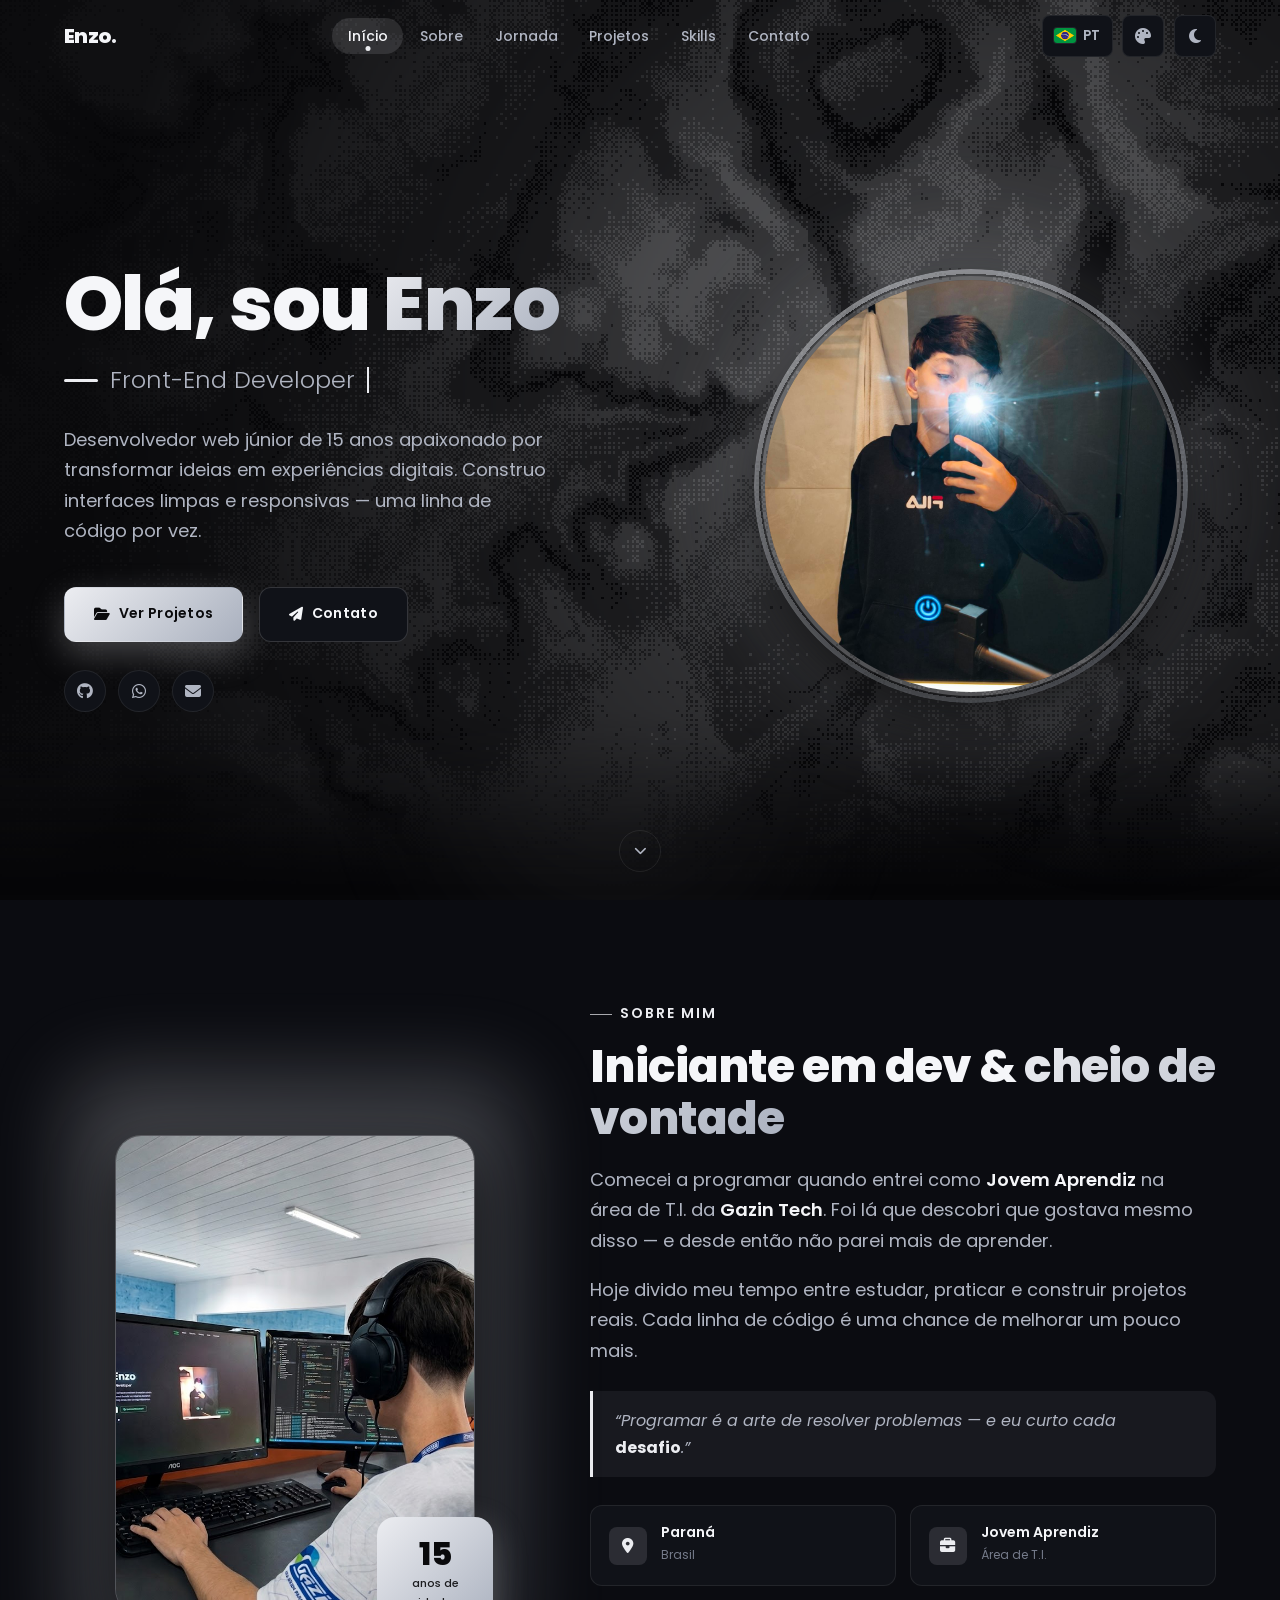
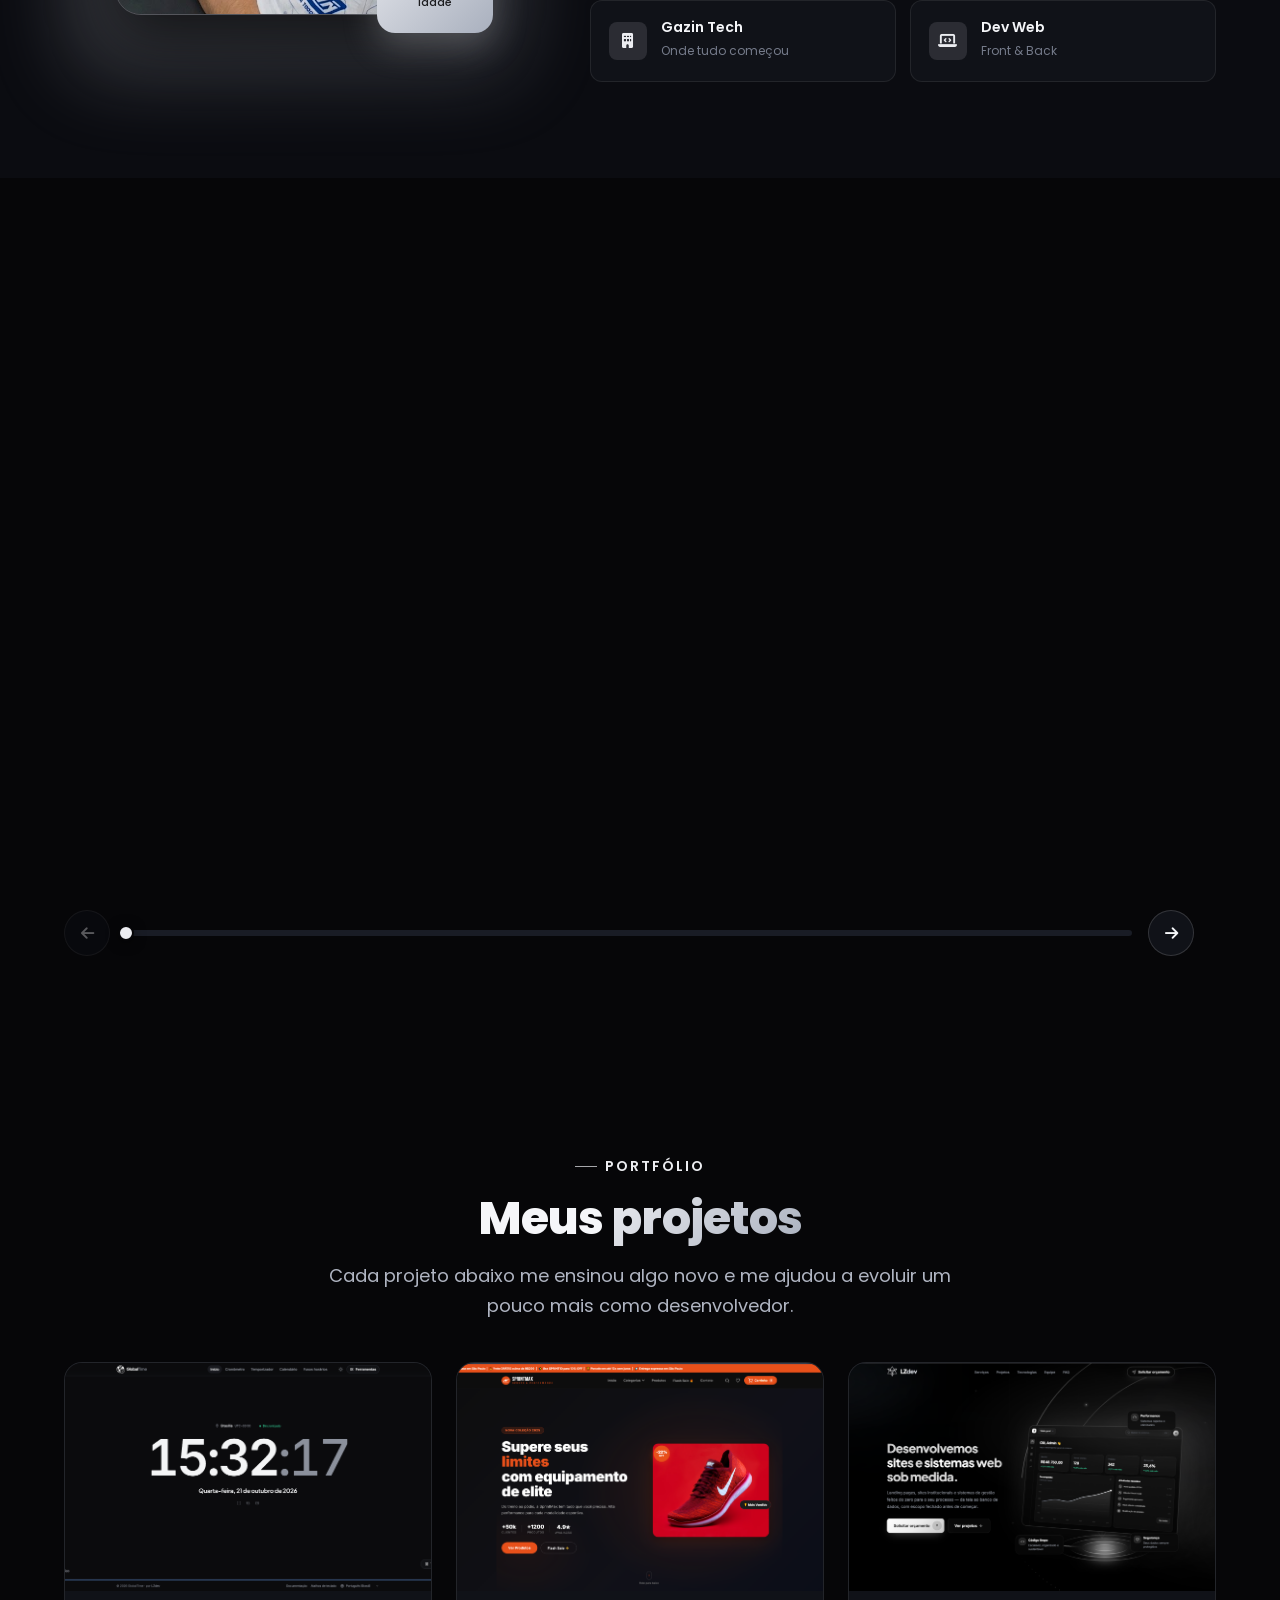
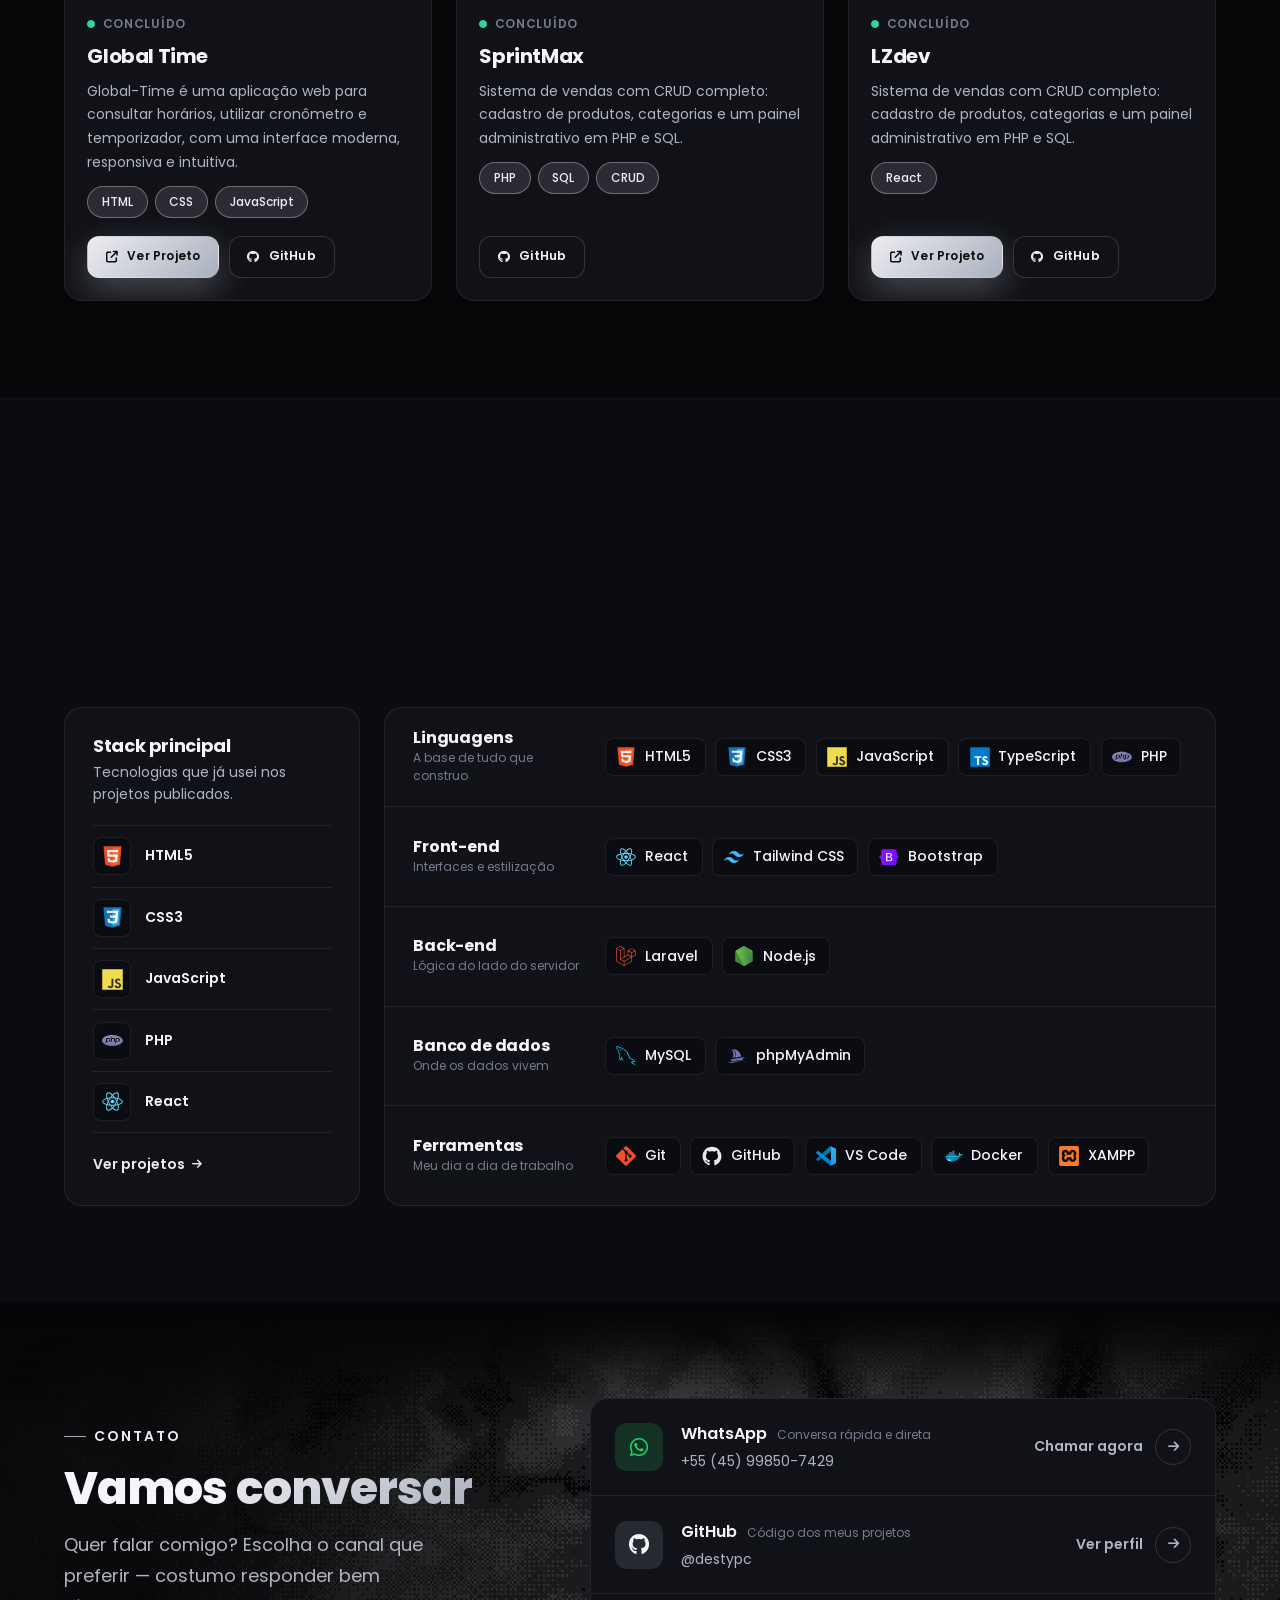
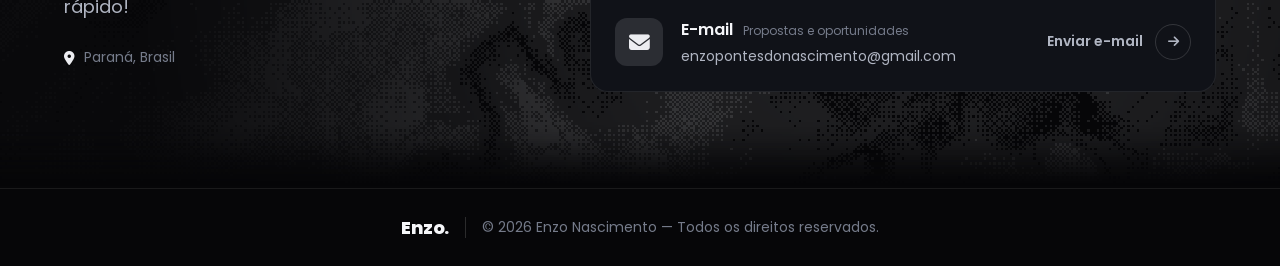
<file: index.html>
<!doctype html>
<html lang="pt-BR" data-theme="dark" data-accent="mono">
  <head>
    <meta charset="UTF-8" />
    <meta name="viewport" content="width=device-width, initial-scale=1.0" />

    <!-- ── SEO ─────────────────────────────────────── -->
    <title>Enzo Nascimento — Desenvolvedor Web Front-End & Back-End</title>
    <meta
      name="description"
      content="Portfólio de Enzo Nascimento, desenvolvedor web júnior. Crio interfaces modernas e responsivas com HTML, CSS, JavaScript, PHP e SQL."
    />
    <meta
      name="keywords"
      content="Enzo Nascimento, desenvolvedor web, front-end, back-end, portfólio, HTML, CSS, JavaScript, PHP, SQL, MySQL, programador júnior"
    />
    <meta name="author" content="Enzo Nascimento" />
    <meta name="theme-color" content="#060608" />
    <link rel="canonical" href="https://destypc.github.io/Projeto-Portfolio/" />

    <meta property="og:type" content="website" />
    <meta property="og:locale" content="pt_BR" />
    <meta property="og:title" content="Enzo Nascimento — Desenvolvedor Web" />
    <meta
      property="og:description"
      content="Portfólio de Enzo Nascimento, desenvolvedor web júnior. Interfaces modernas com HTML, CSS, JavaScript, PHP e SQL."
    />
    <meta property="og:image" content="assets/images/enzo-home.jpg" />
    <meta name="twitter:card" content="summary_large_image" />

    <!-- ── Prevenção de FOUC: aplica tema salvo antes da pintura ── -->
    <script>
      (function () {
        try {
          const root = document.documentElement;
          const theme = localStorage.getItem("theme");
          const accent = localStorage.getItem("accent");
          const lang = localStorage.getItem("lang");
          if (theme) root.setAttribute("data-theme", theme);
          if (accent) root.setAttribute("data-accent", accent);
          if (lang) {
            const locales = { pt: "pt-BR", en: "en", es: "es" };
            if (locales[lang]) root.setAttribute("lang", locales[lang]);
          }
          // Trava o scroll enquanto a tela de carregamento aparece.
          root.classList.add("is-loading");
        } catch (_) {}
      })();
    </script>

    <!-- ── Fontes ──────────────────────────────────── -->
    <link rel="preconnect" href="https://fonts.googleapis.com" />
    <link rel="preconnect" href="https://fonts.gstatic.com" crossorigin />
    <link
      href="https://fonts.googleapis.com/css2?family=Poppins:wght@300;400;500;600;700;800&display=swap"
      rel="stylesheet"
    />

    <!-- ── Ícones (Font Awesome) ───────────────────── -->
    <link
      rel="stylesheet"
      href="https://cdnjs.cloudflare.com/ajax/libs/font-awesome/6.5.0/css/all.min.css"
    />

    <!-- ── Estilos ─────────────────────────────────── -->
    <link rel="stylesheet" href="assets/css/variables.css" />
    <link rel="stylesheet" href="assets/css/style.css" />
    <link rel="stylesheet" href="assets/css/responsive.css" />

    <!-- ── Favicon ─────────────────────────────────── -->
    <link
      rel="icon"
      type="image/svg+xml"
      href="data:image/svg+xml,%3Csvg xmlns='http://www.w3.org/2000/svg' viewBox='0 0 32 32'%3E%3Crect width='32' height='32' rx='7' fill='%23060608'/%3E%3Ctext x='8' y='24' font-family='Arial Black,sans-serif' font-size='22' font-weight='900' fill='%23ffffff'%3EE%3C/text%3E%3Ccircle cx='25' cy='22' r='3.5' fill='%23a9b0be'/%3E%3C/svg%3E"
    />
  </head>
  <body>
    <!-- Tela de carregamento (preloader) -->
    <div
      class="preloader"
      id="preloader"
      role="status"
      aria-label="Carregando"
      data-i18n-aria="preloader.aria"
    >
      <div class="preloader__inner">
        <span class="preloader__logo">Enzo<span>.</span></span>
        <span class="preloader__bar" aria-hidden="true">
          <span class="preloader__bar-fill"></span>
        </span>
      </div>
    </div>

    <!-- Fundo ambiente vivo (orbs desfocados + grade sutil) -->
    <div class="bg-ambient" aria-hidden="true">
      <span class="bg-orb bg-orb--1"></span>
      <span class="bg-orb bg-orb--2"></span>
      <span class="bg-orb bg-orb--3"></span>
    </div>

    <!-- Barra de progresso de leitura -->
    <div class="scroll-progress" id="scrollProgress" aria-hidden="true"></div>

    <!-- Link de acessibilidade: pular para o conteúdo -->
    <a href="#home" class="skip-link" data-i18n="skip">Pular para o conteúdo</a>

    <div data-include="components/navbar.html"></div>

    <main>
      <div data-include="sections/hero.html"></div>

      <div data-include="sections/sobre.html"></div>

      <div data-include="sections/jornada.html"></div>

      <div data-include="sections/projetos.html"></div>

      <div data-include="sections/skills.html"></div>

      <div data-include="sections/contato.html"></div>
    </main>

    <div data-include="components/footer.html"></div>

    <!-- Botão flutuante: voltar ao topo -->
    <button
      type="button"
      class="scroll-top"
      id="scrollTop"
      data-tooltip="Voltar ao topo"
      aria-label="Voltar ao topo"
    >
      <i class="fas fa-arrow-up" aria-hidden="true"></i>
    </button>

    <!-- ── Scripts (módulos ES) ────────────────────── -->
    <script type="module" src="assets/js/main.js"></script>
  </body>
</html>
</file>
<file: assets/css/variables.css>
/* ======================================================
   ENZO — PORTFOLIO · Design System (Design Tokens)
   Arquivo: assets/css/variables.css
   ------------------------------------------------------
   Identidade: monocromática premium — preto profundo,
   cinza escuro, branco e detalhes claros. Alto contraste,
   minimalismo e sofisticação.

   Tokens em 3 camadas:
   1. Estruturais  — independentes de tema (raio, espaço, fonte)
   2. Cor de destaque (accent) — trocável e adaptável ao tema
   3. Tema          — cores que mudam entre claro/escuro

   Cores derivadas usam color-mix() para não repetir rgba
   fixos por cor (DRY): ao trocar o accent, tudo se ajusta.
   ====================================================== */

:root {
  /* ── Tipografia ─────────────────────────────────── */
  --font-sans: "Poppins", system-ui, -apple-system, sans-serif;
  --font-mono: ui-monospace, "Cascadia Code", "Fira Code", monospace;

  --fs-xs: 0.75rem;
  --fs-sm: 0.875rem;
  --fs-base: 1rem;
  --fs-lg: 1.125rem;
  --fs-xl: 1.25rem;
  --fs-2xl: 1.5rem;
  --fs-3xl: 2rem;
  --fs-4xl: clamp(2rem, 1.4rem + 2.6vw, 2.85rem);
  --fs-5xl: clamp(2.5rem, 1.6rem + 4vw, 3.5rem);
  --fs-6xl: clamp(2.85rem, 1.6rem + 5.4vw, 4.75rem);

  /* ── Espaçamento ────────────────────────────────── */
  --space-xs: 0.5rem;
  --space-sm: 1rem;
  --space-md: 1.5rem;
  --space-lg: 2.5rem;
  --space-xl: 4rem;

  /* ── Raio de borda ──────────────────────────────── */
  --r-sm: 8px;
  --r-md: 12px;
  --r-lg: 18px;
  --r-xl: 26px;
  --r-full: 999px;

  /* ── Transições / easing ────────────────────────── */
  --t-fast: 0.15s ease;
  --t-base: 0.3s ease;
  --t-slow: 0.55s ease;
  --ease-out: cubic-bezier(0.16, 1, 0.3, 1);
  --ease-spring: cubic-bezier(0.34, 1.56, 0.64, 1);

  /* ── Layout ─────────────────────────────────────── */
  --nav-h: 72px;
  --max-w: 1200px;
  --section-py: clamp(3.5rem, 1.5rem + 6vw, 6rem);

  --z-nav: 1000;
  --z-float: 900;
}

/* ──────────────────────────────────────────────────
   COR DE DESTAQUE (accent) — trocável pelo usuário
   O padrão "mono" é adaptável ao tema: claro no escuro,
   escuro no claro — a essência do visual monocromático.
────────────────────────────────────────────────── */
:root,
[data-accent="mono"] {
  --accent: #ecedf1;
  --accent-2: #a9b0be;
  --accent-contrast: #0a0a0c;
}
[data-theme="light"][data-accent="mono"] {
  --accent: #16181f;
  --accent-2: #3c4250;
  --accent-contrast: #ffffff;
}

/* Acentos coloridos opcionais (contraste sempre branco) */
[data-accent="indigo"] {
  --accent: #6366f1;
  --accent-2: #8b5cf6;
  --accent-contrast: #ffffff;
}
[data-accent="violet"] {
  --accent: #8b5cf6;
  --accent-2: #d946ef;
  --accent-contrast: #ffffff;
}
[data-accent="cyan"] {
  --accent: #22d3ee;
  --accent-2: #38bdf8;
  --accent-contrast: #04141a;
}
[data-accent="emerald"] {
  --accent: #10b981;
  --accent-2: #34d399;
  --accent-contrast: #04140e;
}
[data-accent="amber"] {
  --accent: #f59e0b;
  --accent-2: #fbbf24;
  --accent-contrast: #1a1204;
}
[data-accent="rose"] {
  --accent: #f43f5e;
  --accent-2: #fb7185;
  --accent-contrast: #ffffff;
}
[data-accent="sky"] {
  --accent: #3b82f6;
  --accent-2: #60a5fa;
  --accent-contrast: #ffffff;
}

/* Tokens derivados do accent — válidos em qualquer tema/cor */
:root {
  --accent-grad: linear-gradient(135deg, var(--accent) 0%, var(--accent-2) 100%);
  --accent-soft: color-mix(in srgb, var(--accent) 12%, transparent);
  --accent-softer: color-mix(in srgb, var(--accent) 6%, transparent);
  --accent-border: color-mix(in srgb, var(--accent) 34%, transparent);
  --accent-glow: color-mix(in srgb, var(--accent) 26%, transparent);

  /* Cores semânticas de status (usadas nos cards de projeto) */
  --ok: #34d399; /* concluído */
  --learn: #fbbf24; /* em andamento */
}

/* ──────────────────────────────────────────────────
   TEMA ESCURO (padrão) — preto profundo, alto contraste
────────────────────────────────────────────────── */
:root,
[data-theme="dark"] {
  color-scheme: dark;

  --bg: #060608;
  --bg-alt: #0b0c11;
  --surface: #101218;
  --surface-2: #191c25;

  --text: #f5f6f9;
  --text-2: #b0b5c2;
  --text-muted: #757b8a;

  --border: color-mix(in srgb, #ffffff 8%, transparent);
  --border-strong: color-mix(in srgb, #ffffff 15%, transparent);

  --shadow-sm: 0 2px 12px rgba(0, 0, 0, 0.5);
  --shadow-md: 0 10px 34px rgba(0, 0, 0, 0.55);
  --shadow-lg: 0 24px 60px rgba(0, 0, 0, 0.65);
  --shadow-accent: 0 12px 34px var(--accent-glow);

  --nav-bg: color-mix(in srgb, var(--bg) 72%, transparent);
  --surface-glass: color-mix(in srgb, var(--surface) 78%, transparent);
  --input-bg: color-mix(in srgb, #ffffff 4%, transparent);

  /* Intensidade do fundo ambiente */
  --ambient-opacity: 0.6;
}

/* ──────────────────────────────────────────────────
   TEMA CLARO — cinza claro, branco, detalhes escuros
────────────────────────────────────────────────── */
[data-theme="light"] {
  color-scheme: light;

  --bg: #f5f6fa;
  --bg-alt: #eceef4;
  --surface: #ffffff;
  --surface-2: #f1f2f8;

  --text: #12141b;
  --text-2: #3d4250;
  --text-muted: #6a707e;

  --border: color-mix(in srgb, #0a0b12 10%, transparent);
  --border-strong: color-mix(in srgb, #0a0b12 18%, transparent);

  --shadow-sm: 0 2px 12px rgba(20, 22, 31, 0.08);
  --shadow-md: 0 12px 34px rgba(20, 22, 31, 0.12);
  --shadow-lg: 0 24px 56px rgba(20, 22, 31, 0.16);
  --shadow-accent: 0 12px 34px var(--accent-glow);

  --nav-bg: color-mix(in srgb, var(--bg) 70%, transparent);
  --surface-glass: color-mix(in srgb, var(--surface) 82%, transparent);
  --input-bg: color-mix(in srgb, #0a0b12 3%, transparent);

  --ambient-opacity: 0.5;
}
</file>
<file: assets/css/style.css>
/* ======================================================
   ENZO — PORTFOLIO · Estilos principais
   Arquivo: assets/css/style.css
   Depende de: variables.css (tokens)

   Índice
   1. Reset & base
   2. Fundo ambiente (vivo) + camadas de profundidade
   3. Utilitários compartilhados (botões, tags, etc.)
   4. Efeitos globais (spotlight, tilt)
   5. Barra de progresso de scroll
   6. Navbar (glassmorphism)
   7. Hero
   8. Sobre
   9. Jornada (carrossel)
   10. Projetos
   11. Skills (stack principal + categorias)
   12. Contato
   13. Footer
   14. Voltar ao topo
   15. Scroll reveal
   16. Keyframes
   17. View Transitions (troca de tema)
   18. prefers-reduced-motion
   ====================================================== */

/* ─────────────────────────────────────────────────────
   1. RESET & BASE
───────────────────────────────────────────────────── */
*,
*::before,
*::after {
  box-sizing: border-box;
  margin: 0;
  padding: 0;
}

html {
  scroll-behavior: smooth;
  scroll-padding-top: calc(var(--nav-h) + 1rem);
  -webkit-text-size-adjust: 100%;
  overflow-x: hidden;
}

body {
  font-family: var(--font-sans);
  font-size: var(--fs-base);
  line-height: 1.7;
  color: var(--text);
  background: var(--bg);
  overflow-x: hidden;
  -webkit-font-smoothing: antialiased;
  -moz-osx-font-smoothing: grayscale;
  transition: color var(--t-base);
}

img {
  display: block;
  max-width: 100%;
  height: auto;
}

a {
  color: inherit;
  text-decoration: none;
}

ul,
ol {
  list-style: none;
}

button {
  cursor: pointer;
  border: none;
  background: none;
  color: inherit;
  font: inherit;
}

h1,
h2,
h3 {
  line-height: 1.15;
  letter-spacing: -0.02em;
}

code {
  font-family: var(--font-mono);
  font-size: 0.9em;
  color: var(--accent);
}

:focus-visible {
  outline: 2px solid var(--accent);
  outline-offset: 3px;
  border-radius: 4px;
}

/* Scrollbar discreta e elegante */
::-webkit-scrollbar {
  width: 10px;
}
::-webkit-scrollbar-track {
  background: var(--bg);
}
::-webkit-scrollbar-thumb {
  background: var(--border-strong);
  border: 3px solid var(--bg);
  border-radius: var(--r-full);
}
::-webkit-scrollbar-thumb:hover {
  background: var(--accent);
}
* {
  scrollbar-width: thin;
  scrollbar-color: var(--border-strong) var(--bg);
}
::selection {
  background: color-mix(in srgb, var(--accent) 35%, transparent);
  color: var(--text);
}

/* Trava o scroll enquanto a tela de carregamento está visível */
html.is-loading,
html.is-loading body {
  overflow: hidden;
}

/* ─────────────────────────────────────────────────────
   1b. TELA DE CARREGAMENTO (preloader)
   Cobre a página no boot e sai com um fade suave. Usa as
   cores do tema salvo (aplicado antes da pintura no <head>).
───────────────────────────────────────────────────── */
.preloader {
  position: fixed;
  inset: 0;
  z-index: 4000;
  display: grid;
  place-items: center;
  background: var(--bg);
  transition: opacity 0.6s var(--ease-out), visibility 0.6s var(--ease-out);
}
.preloader.is-done {
  opacity: 0;
  visibility: hidden;
  pointer-events: none;
}
.preloader__inner {
  display: flex;
  flex-direction: column;
  align-items: center;
  gap: 1.5rem;
}
.preloader__logo {
  font-size: clamp(2.1rem, 6vw, 3rem);
  font-weight: 800;
  letter-spacing: -0.03em;
  color: var(--text);
  animation: preloadPulse 1.5s ease-in-out infinite;
}
.preloader__logo span {
  color: var(--accent);
}
.preloader__bar {
  position: relative;
  width: 190px;
  max-width: 60vw;
  height: 3px;
  border-radius: var(--r-full);
  background: var(--border-strong);
  overflow: hidden;
}
.preloader__bar-fill {
  position: absolute;
  top: 0;
  left: 0;
  height: 100%;
  width: 40%;
  border-radius: inherit;
  background: var(--accent-grad);
  animation: preloadSlide 1.1s var(--ease-out) infinite;
}
@keyframes preloadSlide {
  0% {
    transform: translateX(-130%);
  }
  100% {
    transform: translateX(340%);
  }
}
@keyframes preloadPulse {
  0%,
  100% {
    opacity: 1;
  }
  50% {
    opacity: 0.5;
  }
}

/* ─────────────────────────────────────────────────────
   2. FUNDO AMBIENTE (vivo) + PROFUNDIDADE
   Camada fixa atrás de tudo: orbs desfocados que derivam
   lentamente, textura de grão e uma grade sutil. Só usa
   transform/opacity — leve e sem repaint pesado.
───────────────────────────────────────────────────── */
.bg-ambient {
  position: fixed;
  inset: 0;
  z-index: 0;
  pointer-events: none;
  overflow: hidden;
  opacity: var(--ambient-opacity);
}
/* Grade sutil de profundidade */
.bg-ambient::before {
  content: "";
  position: absolute;
  inset: 0;
  background-image:
    linear-gradient(color-mix(in srgb, var(--text) 4%, transparent) 1px, transparent 1px),
    linear-gradient(90deg, color-mix(in srgb, var(--text) 4%, transparent) 1px, transparent 1px);
  background-size: 64px 64px;
  mask-image: radial-gradient(circle at 50% 30%, #000 0%, transparent 75%);
  -webkit-mask-image: radial-gradient(circle at 50% 30%, #000 0%, transparent 75%);
  opacity: 0.5;
}
.bg-orb {
  position: absolute;
  border-radius: 50%;
  filter: blur(80px);
  opacity: 0.55;
  will-change: transform;
}
.bg-orb--1 {
  top: -8%;
  left: -6%;
  width: 42vw;
  height: 42vw;
  background: radial-gradient(circle, var(--accent) 0%, transparent 68%);
  opacity: 0.28;
  animation: orbDrift1 22s ease-in-out infinite;
}
.bg-orb--2 {
  top: 30%;
  right: -12%;
  width: 46vw;
  height: 46vw;
  background: radial-gradient(circle, var(--accent-2) 0%, transparent 68%);
  opacity: 0.22;
  animation: orbDrift2 28s ease-in-out infinite;
}
.bg-orb--3 {
  bottom: -14%;
  left: 28%;
  width: 40vw;
  height: 40vw;
  background: radial-gradient(circle, var(--accent) 0%, transparent 70%);
  opacity: 0.16;
  animation: orbDrift3 32s ease-in-out infinite;
}

/* Todo o conteúdo fica acima do fundo ambiente */
.navbar,
main,
.footer,
.scroll-top {
  position: relative;
  z-index: 1;
}

/* ─────────────────────────────────────────────────────
   3. UTILITÁRIOS COMPARTILHADOS
───────────────────────────────────────────────────── */
.container {
  width: 100%;
  max-width: var(--max-w);
  margin-inline: auto;
  padding-inline: 1.5rem;
}

.section {
  padding-block: var(--section-py);
  position: relative;
}

.section__header {
  text-align: center;
  max-width: 660px;
  margin: 0 auto var(--space-lg);
}

.section__title {
  font-size: var(--fs-4xl);
  font-weight: 800;
}
.section__title span {
  background: var(--accent-grad);
  -webkit-background-clip: text;
  background-clip: text;
  color: transparent;
}

.section__subtitle {
  margin-top: 1rem;
  font-size: var(--fs-lg);
  color: var(--text-2);
}

.eyebrow {
  display: inline-flex;
  align-items: center;
  gap: 0.5rem;
  font-size: var(--fs-sm);
  font-weight: 600;
  text-transform: uppercase;
  letter-spacing: 0.14em;
  color: var(--accent);
  margin-bottom: 0.85rem;
}
.eyebrow::before {
  content: "";
  width: 22px;
  height: 1.5px;
  background: var(--accent);
  opacity: 0.7;
}

/* Skip link (acessibilidade) */
.skip-link {
  position: fixed;
  top: -60px;
  left: 1rem;
  z-index: 2000;
  padding: 0.6rem 1rem;
  background: var(--accent);
  color: var(--accent-contrast);
  border-radius: var(--r-sm);
  font-weight: 600;
  transition: top var(--t-base);
}
.skip-link:focus {
  top: 1rem;
}

/* ── Botões ─────────────────────────────────────── */
.btn {
  position: relative;
  display: inline-flex;
  align-items: center;
  justify-content: center;
  gap: 0.55rem;
  padding: 0.9rem 1.8rem;
  border-radius: var(--r-md);
  font-size: var(--fs-sm);
  font-weight: 600;
  letter-spacing: 0.02em;
  border: 1.5px solid transparent;
  overflow: hidden;
  isolation: isolate;
  transition: transform var(--t-base), box-shadow var(--t-base),
    background var(--t-base), border-color var(--t-base), color var(--t-base);
}
/* Brilho que varre o botão no hover (microinteração premium) */
.btn::before {
  content: "";
  position: absolute;
  inset: 0;
  z-index: -1;
  background: linear-gradient(
    120deg,
    transparent 20%,
    color-mix(in srgb, var(--accent-contrast) 32%, transparent) 50%,
    transparent 80%
  );
  transform: translateX(-120%);
  transition: transform 0.6s var(--ease-out);
}
.btn:hover {
  transform: translateY(-3px);
}
.btn:hover::before {
  transform: translateX(120%);
}
.btn:active {
  transform: translateY(-1px) scale(0.98);
}
.btn--sm {
  padding: 0.62rem 1.1rem;
  font-size: var(--fs-xs);
}
/* Botão inerte (placeholder "Em breve") */
.btn.is-disabled {
  background: var(--surface-2);
  color: var(--text-muted);
  border-color: var(--border);
  cursor: default;
  pointer-events: none;
}
.btn.is-disabled::before {
  display: none;
}
.btn--primary {
  background: var(--accent-grad);
  color: var(--accent-contrast);
  box-shadow: var(--shadow-accent);
}
.btn--primary:hover {
  box-shadow: 0 16px 44px var(--accent-glow);
}
.btn--ghost {
  background: var(--surface);
  color: var(--text);
  border-color: var(--border-strong);
}
.btn--ghost::before {
  background: linear-gradient(
    120deg,
    transparent 20%,
    var(--accent-soft) 50%,
    transparent 80%
  );
}
.btn--ghost:hover {
  border-color: var(--accent);
  color: var(--accent);
}

/* ── Tags ───────────────────────────────────────── */
.tag-list {
  display: flex;
  flex-wrap: wrap;
  gap: 0.45rem;
}
.tag {
  padding: 0.3rem 0.85rem;
  background: var(--accent-soft);
  color: var(--accent);
  border: 1px solid var(--accent-border);
  border-radius: var(--r-full);
  font-size: var(--fs-xs);
  font-weight: 500;
  transition: transform var(--t-fast), background var(--t-fast);
}
.tag:hover {
  transform: translateY(-2px);
  background: color-mix(in srgb, var(--accent) 20%, transparent);
}

/* ── Social links ───────────────────────────────── */
.social-link {
  display: inline-flex;
  align-items: center;
  justify-content: center;
  width: 42px;
  height: 42px;
  border-radius: 50%;
  border: 1px solid var(--border);
  background: var(--surface);
  color: var(--text-2);
  font-size: 1rem;
  transition: transform var(--t-base), color var(--t-base),
    border-color var(--t-base), background var(--t-base),
    box-shadow var(--t-base);
}
.social-link:hover {
  transform: translateY(-4px);
  color: var(--accent);
  border-color: var(--accent);
  background: var(--accent-soft);
  box-shadow: 0 8px 22px var(--accent-glow);
}

/* ── Ícone-botão (tema / paleta) ────────────────── */
.icon-btn {
  display: inline-flex;
  align-items: center;
  justify-content: center;
  width: 42px;
  height: 42px;
  border-radius: var(--r-sm);
  border: 1px solid var(--border);
  background: var(--surface);
  color: var(--text-2);
  font-size: 1rem;
  transition: color var(--t-base), border-color var(--t-base),
    transform var(--t-fast), background var(--t-base);
}
.icon-btn:hover {
  color: var(--accent);
  border-color: var(--accent);
  background: var(--accent-soft);
}
.icon-btn:active {
  transform: scale(0.9);
}
/* Ícone do tema gira suavemente ao trocar */
#themeBtn i {
  transition: transform var(--t-slow) var(--ease-spring);
}
#themeBtn:hover i {
  transform: rotate(-25deg);
}

/* ── Tooltips (data-tooltip) ────────────────────── */
[data-tooltip] {
  position: relative;
}
[data-tooltip]::after {
  content: attr(data-tooltip);
  position: absolute;
  bottom: calc(100% + 8px);
  left: 50%;
  transform: translateX(-50%) translateY(4px);
  padding: 0.35rem 0.65rem;
  background: var(--surface-2);
  color: var(--text);
  border: 1px solid var(--border);
  border-radius: var(--r-sm);
  font-size: var(--fs-xs);
  font-weight: 500;
  white-space: nowrap;
  box-shadow: var(--shadow-sm);
  opacity: 0;
  pointer-events: none;
  transition: opacity var(--t-fast), transform var(--t-fast);
  z-index: 50;
}
[data-tooltip]:hover::after,
[data-tooltip]:focus-visible::after {
  opacity: 1;
  transform: translateX(-50%) translateY(0);
}
.navbar__actions [data-tooltip]::after {
  bottom: auto;
  top: calc(100% + 8px);
  transform: translateX(-50%) translateY(-4px);
}
.navbar__actions [data-tooltip]:hover::after,
.navbar__actions [data-tooltip]:focus-visible::after {
  transform: translateX(-50%) translateY(0);
}

/* ─────────────────────────────────────────────────────
   4. EFEITOS GLOBAIS
───────────────────────────────────────────────────── */

/* ── Spotlight nos cards (segue o mouse) ─────────────
   O JS escreve --mx/--my (px) e adiciona .is-hovering. */
.spotlight {
  position: relative;
}
.spotlight::after {
  content: "";
  position: absolute;
  inset: 0;
  z-index: 1;
  border-radius: inherit;
  background: radial-gradient(
    240px circle at var(--mx, 50%) var(--my, 50%),
    var(--accent-soft),
    transparent 60%
  );
  opacity: 0;
  pointer-events: none;
  transition: opacity var(--t-base);
}
.spotlight.is-hovering::after {
  opacity: 1;
}
/* Garante que o conteúdo do card fique acima do spotlight */
.spotlight > * {
  position: relative;
  z-index: 2;
}

/* ── Inclinação 3D suave em cards (data-tilt) ────────
   O JS escreve o transform inline durante o hover; ao
   sair, o inline é limpo e o card volta com transição. */
[data-tilt] {
  transform-style: preserve-3d;
  transition: transform var(--t-base), box-shadow var(--t-base),
    border-color var(--t-base);
}
@media (hover: none) {
  [data-tilt] {
    transform: none !important;
  }
}

/* ─────────────────────────────────────────────────────
   5. BARRA DE PROGRESSO DE SCROLL
───────────────────────────────────────────────────── */
.scroll-progress {
  position: fixed;
  top: 0;
  left: 0;
  height: 3px;
  width: 0;
  background: var(--accent-grad);
  z-index: calc(var(--z-nav) + 1);
  transition: width 0.1s linear;
}

/* ─────────────────────────────────────────────────────
   6. NAVBAR (glassmorphism)
───────────────────────────────────────────────────── */
.navbar {
  position: fixed;
  inset: 0 0 auto 0;
  z-index: var(--z-nav);
  height: var(--nav-h);
  background: transparent;
  border-bottom: 1px solid transparent;
  transition: background var(--t-base), border-color var(--t-base),
    box-shadow var(--t-base), backdrop-filter var(--t-base);
}
.navbar.is-scrolled {
  background: var(--nav-bg);
  backdrop-filter: blur(18px) saturate(150%);
  -webkit-backdrop-filter: blur(18px) saturate(150%);
  border-bottom-color: var(--border);
  box-shadow: var(--shadow-sm);
}
.navbar__inner {
  display: flex;
  align-items: center;
  justify-content: space-between;
  gap: 1rem;
  height: 100%;
  max-width: var(--max-w);
  margin-inline: auto;
  padding-inline: 1.5rem;
}
.logo {
  font-size: var(--fs-xl);
  font-weight: 800;
  color: var(--text);
  letter-spacing: -0.03em;
  transition: opacity var(--t-fast);
}
.logo span {
  color: var(--accent);
}
.logo:hover {
  opacity: 0.75;
}

/* Lista de navegação com "pílula" glass e indicador ativo */
.nav__list {
  display: flex;
  align-items: center;
  gap: 0.1rem;
  padding: 0.25rem;
  border-radius: var(--r-full);
  border: 1px solid transparent;
  transition: background var(--t-base), border-color var(--t-base);
}
.navbar.is-scrolled .nav__list {
  background: var(--surface-glass);
  border-color: var(--border);
}
.nav__link {
  position: relative;
  padding: 0.5rem 0.95rem;
  font-size: var(--fs-sm);
  font-weight: 500;
  color: var(--text-2);
  border-radius: var(--r-full);
  transition: color var(--t-base), background var(--t-base),
    transform var(--t-fast);
}
.nav__link:active {
  transform: scale(0.92);
}
.nav__link::after {
  content: "";
  position: absolute;
  left: 50%;
  bottom: 3px;
  width: 5px;
  height: 5px;
  border-radius: 50%;
  background: var(--accent);
  transform: translateX(-50%) scale(0);
  transition: transform var(--t-base) var(--ease-spring);
}
.nav__link:hover {
  color: var(--text);
  background: var(--accent-soft);
}
.nav__link.is-active {
  color: var(--text);
  background: var(--accent-soft);
}
.nav__link.is-active::after {
  transform: translateX(-50%) scale(1);
}
.navbar__actions {
  display: flex;
  align-items: center;
  gap: 0.6rem;
}

/* ── Troca de cor (popover) ─────────────────────── */
.color-switch {
  position: relative;
}
.color-switch__pop {
  position: absolute;
  top: calc(100% + 0.75rem);
  right: 0;
  width: 210px;
  padding: 1rem;
  background: var(--surface-glass);
  backdrop-filter: blur(16px);
  -webkit-backdrop-filter: blur(16px);
  border: 1px solid var(--border);
  border-radius: var(--r-md);
  box-shadow: var(--shadow-md);
  opacity: 0;
  visibility: hidden;
  transform: translateY(-8px) scale(0.98);
  transform-origin: top right;
  transition: opacity var(--t-base), transform var(--t-base),
    visibility var(--t-base);
}
.color-switch.is-open .color-switch__pop {
  opacity: 1;
  visibility: visible;
  transform: translateY(0) scale(1);
}
.color-switch__title {
  display: block;
  font-size: var(--fs-xs);
  font-weight: 600;
  text-transform: uppercase;
  letter-spacing: 0.08em;
  color: var(--text-muted);
  margin-bottom: 0.75rem;
}
.color-switch__swatches {
  display: grid;
  grid-template-columns: repeat(4, 1fr);
  gap: 0.6rem;
}
.swatch {
  aspect-ratio: 1;
  border-radius: 50%;
  background: var(--sw);
  border: 2px solid transparent;
  box-shadow: inset 0 0 0 1px var(--border);
  transition: transform var(--t-fast), box-shadow var(--t-fast);
}
.swatch:hover {
  transform: scale(1.15);
}
.swatch.is-active {
  border-color: var(--text);
  box-shadow: 0 0 0 3px color-mix(in srgb, var(--sw) 45%, transparent);
}

/* ── Troca de idioma (popover) ─────────────────── */
.lang-switch {
  position: relative;
}
.icon-btn--lang {
  width: auto;
  gap: 0.4rem;
  padding: 0 0.7rem;
  font-size: 0.85rem;
  font-weight: 600;
}
/* Bandeirinha do idioma ativo (imagem local): retângulo arredondado
   com bordinha; a imagem preenche a caixa com object-fit: cover. */
.lang-switch__flag {
  display: inline-flex;
  flex-shrink: 0;
  width: 22px;
  height: 15px;
  border-radius: 3px;
  overflow: hidden;
  box-shadow: 0 0 0 1px var(--border);
}
.lang-switch__flag img {
  width: 100%;
  height: 100%;
  object-fit: cover;
  display: block;
}
.lang-switch__current {
  letter-spacing: 0.04em;
}
.lang-switch__pop {
  position: absolute;
  top: calc(100% + 0.75rem);
  right: 0;
  width: 180px;
  padding: 0.5rem;
  background: var(--surface-glass);
  backdrop-filter: blur(16px);
  -webkit-backdrop-filter: blur(16px);
  border: 1px solid var(--border);
  border-radius: var(--r-md);
  box-shadow: var(--shadow-md);
  opacity: 0;
  visibility: hidden;
  transform: translateY(-8px) scale(0.98);
  transform-origin: top right;
  transition: opacity var(--t-base), transform var(--t-base),
    visibility var(--t-base);
  z-index: 60;
}
.lang-switch.is-open .lang-switch__pop {
  opacity: 1;
  visibility: visible;
  transform: translateY(0) scale(1);
}
.lang-switch__pop .color-switch__title {
  padding-inline: 0.5rem;
}
.lang-option {
  display: flex;
  align-items: center;
  gap: 0.6rem;
  width: 100%;
  padding: 0.55rem 0.6rem;
  border: 0;
  background: none;
  border-radius: var(--r-sm);
  color: var(--text-2);
  font-family: inherit;
  font-size: var(--fs-sm);
  font-weight: 500;
  text-align: left;
  cursor: pointer;
  transition: background var(--t-fast), color var(--t-fast);
}
.lang-option:hover {
  background: var(--accent-soft);
  color: var(--text);
}
.lang-option.is-active {
  background: var(--accent-soft);
  color: var(--accent);
  font-weight: 600;
}
/* Bandeirinha de cada opção do popover (mesmo estilo, um pouco maior). */
.lang-option__flag {
  display: inline-flex;
  flex-shrink: 0;
  width: 24px;
  height: 16px;
  border-radius: 3px;
  overflow: hidden;
  box-shadow: 0 0 0 1px var(--border);
}
.lang-option__flag img {
  width: 100%;
  height: 100%;
  object-fit: cover;
  display: block;
}

/* ── Hambúrguer ─────────────────────────────────── */
.hamburger {
  display: none;
  flex-direction: column;
  justify-content: center;
  gap: 5px;
  width: 42px;
  height: 42px;
  border: 1px solid var(--border);
  border-radius: var(--r-sm);
  background: var(--surface);
}
.hamburger span {
  display: block;
  width: 20px;
  height: 2px;
  margin-inline: auto;
  background: var(--text);
  border-radius: 2px;
  transition: transform var(--t-base), opacity var(--t-base);
}
.hamburger.is-open span:nth-child(1) {
  transform: translateY(7px) rotate(45deg);
}
.hamburger.is-open span:nth-child(2) {
  opacity: 0;
}
.hamburger.is-open span:nth-child(3) {
  transform: translateY(-7px) rotate(-45deg);
}

/* ─────────────────────────────────────────────────────
   7. HERO
───────────────────────────────────────────────────── */
.hero {
  position: relative;
  min-height: 100svh;
  display: flex;
  flex-direction: column;
  justify-content: center;
  padding-top: var(--nav-h);
  overflow: hidden;
}

/* ── Fundo animado (ondas pontilhadas em preto e branco) ──
   Usado no hero e no contato. Camada atrás do conteúdo que
   não captura cliques. O wave-bg.js desenha as ondas em
   WebGL no <canvas> e põe .is-webgl; sem WebGL, fica o
   fallback abaixo: degradês que derivam devagar + grão em
   SVG. A seção precisa de position (a .section já tem) e o
   conteúdo dela, de position: relative para pintar por cima. */
.wave-bg {
  position: absolute;
  inset: 0;
  z-index: 0; /* vem primeiro no HTML: o conteúdo pinta por cima */
  pointer-events: none;
  overflow: hidden;
}
.wave-bg__canvas {
  display: block;
  width: 100%;
  height: 100%;
  image-rendering: pixelated; /* 1 pixel = 1 célula do pontilhado: ampliar sem borrar */
  opacity: 0;
  transition: opacity 1.6s var(--ease-out);
}
.wave-bg.is-webgl .wave-bg__canvas {
  opacity: 1;
}
.wave-bg:not(.is-webgl) {
  -webkit-mask-image: linear-gradient(#000 78%, transparent);
  mask-image: linear-gradient(#000 78%, transparent);
}
/* Seção no meio da página: dissolve também no topo */
.wave-bg--both:not(.is-webgl) {
  -webkit-mask-image: linear-gradient(transparent, #000 30%, #000 86%, transparent);
  mask-image: linear-gradient(transparent, #000 30%, #000 86%, transparent);
}
.wave-bg:not(.is-webgl)::before,
.wave-bg:not(.is-webgl)::after {
  content: "";
  position: absolute;
}
.wave-bg:not(.is-webgl)::before {
  inset: -12%;
  background:
    radial-gradient(38% 34% at 70% 44%, color-mix(in srgb, var(--text) 14%, transparent), transparent 70%),
    radial-gradient(30% 26% at 56% 66%, color-mix(in srgb, var(--text) 8%, transparent), transparent 72%),
    radial-gradient(34% 40% at 20% 28%, color-mix(in srgb, var(--text) 5%, transparent), transparent 70%);
  animation: waveBgDrift 28s ease-in-out infinite alternate;
}
.wave-bg:not(.is-webgl)::after {
  inset: 0;
  background-image: url("data:image/svg+xml,%3Csvg xmlns='http://www.w3.org/2000/svg' width='180' height='180'%3E%3Cfilter id='g'%3E%3CfeTurbulence type='fractalNoise' baseFrequency='0.85' numOctaves='3' stitchTiles='stitch'/%3E%3CfeColorMatrix type='saturate' values='0'/%3E%3C/filter%3E%3Crect width='100%25' height='100%25' filter='url(%23g)'/%3E%3C/svg%3E");
  opacity: 0.07;
}

.hero__grid {
  display: grid;
  grid-template-columns: 1.1fr 0.9fr;
  align-items: center;
  gap: var(--space-xl);
  padding-block: var(--space-xl);
  position: relative;
}
.hero__content {
  max-width: 600px;
}

/* Entrada em cascata (stagger) — atribuída por --i no HTML */
.hero__content > *,
.hero__visual {
  opacity: 0;
  transform: translateY(26px);
  filter: blur(8px);
  animation: heroIn 0.9s var(--ease-out) forwards;
  animation-delay: calc(0.12s * var(--i, 0) + 0.15s);
}
.hero__visual {
  --i: 2;
}

.hero__title {
  font-size: var(--fs-6xl);
  font-weight: 800;
  margin-bottom: 0.75rem;
}
.hero__name {
  background: var(--accent-grad);
  -webkit-background-clip: text;
  background-clip: text;
  color: transparent;
}
.hero__role {
  display: flex;
  align-items: center;
  gap: 0.75rem;
  font-size: var(--fs-2xl);
  font-weight: 300;
  color: var(--text-2);
  margin-bottom: 1.5rem;
  min-height: 1.6em;
}
.hero__role-bar {
  width: 34px;
  height: 3px;
  background: var(--accent);
  border-radius: 2px;
}
.hero__cursor {
  width: 2px;
  height: 1.1em;
  background: var(--accent);
  animation: blink 1s step-end infinite;
}
.hero__desc {
  font-size: var(--fs-lg);
  color: var(--text-2);
  margin-bottom: var(--space-lg);
  max-width: 490px;
}
.hero__actions {
  display: flex;
  flex-wrap: wrap;
  gap: 1rem;
  margin-bottom: 1.75rem;
}
.hero__socials {
  display: flex;
  gap: 0.75rem;
}

/* Visual / foto */
.hero__visual {
  display: flex;
  justify-content: center;
}
.hero__photo-wrap {
  position: relative;
  width: min(390px, 100%);
  cursor: pointer;
}
/* Glow suave atrás da foto — acompanha o tilt e intensifica no hover */
.hero__photo-wrap::before {
  content: "";
  position: absolute;
  inset: -9%;
  z-index: 0;
  background: var(--accent-grad);
  border-radius: 50%;
  filter: blur(46px);
  opacity: 0.18;
  transition: opacity var(--t-base);
}
.hero__photo-wrap:hover::before {
  opacity: 0.34;
}
.hero__photo {
  position: relative;
  z-index: 1;
  width: 100%;
  aspect-ratio: 4 / 5;
  object-fit: cover;
  border-radius: var(--r-xl);
  border: 1px solid var(--border-strong);
  box-shadow: var(--shadow-lg);
  transition: box-shadow var(--t-base) var(--ease-out),
    border-color var(--t-base) var(--ease-out);
}
/* Hover premium: profundidade e destaque de borda.
   O movimento 3D interativo (segue o mouse) vem do data-tilt (JS). */
.hero__photo-wrap:hover .hero__photo {
  border-color: var(--accent-border);
  box-shadow: var(--shadow-lg), 0 28px 56px var(--accent-glow);
}

/* ── Foto redonda do hero (avatar do GitHub) ─────────
   Sobrescreve o formato retangular por um círculo com um
   anel de destaque que acompanha o tilt e brilha no hover. */
.hero__photo-wrap--round {
  width: min(420px, 100%);
  aspect-ratio: 1;
  display: grid;
  place-items: center;
}
.hero__photo--round {
  width: 100%;
  height: 100%;
  aspect-ratio: 1 / 1;
  border-radius: 50%;
  border-width: 4px;
}
/* Anel de destaque desenhado com máscara radial (só a borda externa). */
.hero__photo-ring {
  position: absolute;
  inset: -7px;
  z-index: 0;
  border-radius: 50%;
  background: var(--accent-grad);
  opacity: 0.55;
  -webkit-mask: radial-gradient(
    farthest-side,
    transparent calc(100% - 5px),
    #000 calc(100% - 5px)
  );
  mask: radial-gradient(
    farthest-side,
    transparent calc(100% - 5px),
    #000 calc(100% - 5px)
  );
  transition: opacity var(--t-base);
}
.hero__photo-wrap--round:hover .hero__photo-ring {
  opacity: 0.9;
}
.scroll-cue {
  position: absolute;
  bottom: 1.75rem;
  left: 50%;
  transform: translateX(-50%);
  display: flex;
  align-items: center;
  justify-content: center;
  width: 42px;
  height: 42px;
  border: 1px solid var(--border);
  border-radius: 50%;
  color: var(--text-2);
  font-size: 0.8rem;
  animation: bounce 2.2s ease-in-out infinite;
  transition: color var(--t-base), border-color var(--t-base);
}
.scroll-cue:hover {
  color: var(--accent);
  border-color: var(--accent);
}

/* ─────────────────────────────────────────────────────
   8. SOBRE
───────────────────────────────────────────────────── */
.sobre {
  background: var(--bg-alt);
}
.sobre__grid {
  display: grid;
  grid-template-columns: 0.85fr 1.15fr;
  gap: clamp(2.5rem, 5vw, 6rem);
  align-items: center;
  width: 100%;
}
.sobre__media {
  display: flex;
  justify-content: center;
}
.sobre__photo-wrap {
  position: relative;
  width: min(360px, 100%);
}
.sobre__glow {
  position: absolute;
  inset: -12%;
  z-index: 0;
  background: var(--accent-grad);
  border-radius: var(--r-xl);
  filter: blur(42px);
  opacity: 0.26;
}
.sobre__photo {
  position: relative;
  z-index: 1;
  width: 100%;
  aspect-ratio: 3 / 4;
  object-fit: cover;
  object-position: top center;
  border-radius: var(--r-xl);
  border: 1px solid var(--border-strong);
  box-shadow: var(--shadow-lg);
}
.sobre__badge {
  position: absolute;
  z-index: 2;
  bottom: -18px;
  right: -18px;
  display: flex;
  flex-direction: column;
  align-items: center;
  justify-content: center;
  width: 116px;
  height: 116px;
  background: var(--accent-grad);
  color: var(--accent-contrast);
  border-radius: var(--r-lg);
  text-align: center;
  box-shadow: var(--shadow-accent);
}
.sobre__badge strong {
  font-size: var(--fs-3xl);
  font-weight: 800;
  line-height: 1;
}
.sobre__badge span {
  font-size: 0.7rem;
  font-weight: 500;
  opacity: 0.9;
  margin-top: 0.25rem;
}
.sobre__content .section__title {
  margin-bottom: 1.25rem;
}
.sobre__text {
  color: var(--text-2);
  margin-bottom: 1.15rem;
  max-width: 56ch;
  font-size: var(--fs-lg);
}
.sobre__text strong {
  color: var(--text);
  font-weight: 600;
}

/* Citação / destaque */
.sobre__quote {
  margin: 1.5rem 0;
  padding: 1rem 1.35rem;
  border-left: 3px solid var(--accent);
  background: var(--accent-softer);
  border-radius: 0 var(--r-md) var(--r-md) 0;
  color: var(--text-2);
  font-style: italic;
}
.sobre__quote strong {
  color: var(--accent);
  font-style: normal;
}

/* Cards de informação rápida */
.info-cards {
  display: grid;
  grid-template-columns: repeat(2, 1fr);
  gap: 0.9rem;
  margin-top: 1.75rem;
}
.info-card {
  display: flex;
  align-items: center;
  gap: 0.85rem;
  padding: 1.1rem;
  background: var(--surface);
  border: 1px solid var(--border);
  border-radius: var(--r-md);
}
.info-card:hover {
  border-color: var(--accent-border);
  box-shadow: var(--shadow-sm);
}
.info-card i {
  display: grid;
  place-items: center;
  width: 38px;
  height: 38px;
  flex-shrink: 0;
  background: var(--accent-soft);
  border-radius: var(--r-sm);
  color: var(--accent);
  font-size: 0.95rem;
  transition: transform var(--t-base);
}
.info-card:hover i {
  transform: scale(1.12) rotate(-6deg);
}
.info-card strong {
  display: block;
  font-size: var(--fs-sm);
  font-weight: 600;
  line-height: 1.2;
}
.info-card span {
  font-size: var(--fs-xs);
  color: var(--text-muted);
}

/* ─────────────────────────────────────────────────────
   9. MINHA JORNADA (carrossel horizontal)
───────────────────────────────────────────────────── */
.section__header--row {
  display: flex;
  align-items: flex-end;
  justify-content: space-between;
  gap: 1.5rem;
  max-width: none;
  text-align: left;
  margin-bottom: var(--space-lg);
}
.section__header--row .section__subtitle {
  max-width: 560px;
}
/* Setas nas pontas do slider, logo abaixo dos cards. À direita, reserva
   o espaço do botão flutuante de voltar ao topo (46px a 1.75rem da
   borda) quando o container encosta nele — senão ele cobre a seta. */
.journey__controls {
  --float-zone: calc(1.75rem + 46px + 0.75rem);
  display: flex;
  align-items: center;
  gap: 1rem;
  margin-top: 1.5rem;
  padding-right: max(
    0px,
    calc(var(--float-zone) - 1.5rem - max(0px, (100vw - var(--max-w)) / 2))
  );
}
.journey__btn {
  display: grid;
  place-items: center;
  flex-shrink: 0;
  width: 46px;
  height: 46px;
  border-radius: 50%;
  border: 1px solid var(--border-strong);
  background: var(--surface);
  color: var(--text);
  font-size: 0.95rem;
  transition: transform var(--t-fast), color var(--t-base),
    border-color var(--t-base), background var(--t-base), opacity var(--t-base);
}
.journey__btn:hover {
  color: var(--accent);
  border-color: var(--accent);
  background: var(--accent-soft);
}
.journey__btn:active {
  transform: scale(0.9);
}
.journey__btn:disabled {
  opacity: 0.35;
  cursor: default;
}
.journey__track {
  /* Recuo que alinha o 1º card ao container; também é a largura do
     esmaecimento nas bordas (o card que sai da área some suavemente). */
  --edge: max(1.5rem, calc(50% - var(--max-w) / 2 + 1.5rem));
  display: flex;
  gap: 1.15rem;
  overflow-x: auto;
  scroll-snap-type: x mandatory;
  scroll-behavior: smooth;
  padding-block: 0.75rem 1.25rem;
  padding-inline: var(--edge);
  scroll-padding-inline: var(--edge);
  cursor: grab;
  scrollbar-width: none;
  -webkit-mask-image: linear-gradient(
    90deg,
    transparent,
    #000 var(--edge),
    #000 calc(100% - var(--edge)),
    transparent
  );
  mask-image: linear-gradient(
    90deg,
    transparent,
    #000 var(--edge),
    #000 calc(100% - var(--edge)),
    transparent
  );
}
.journey__track::-webkit-scrollbar {
  display: none;
}
.journey__track.is-dragging {
  cursor: grabbing;
  scroll-snap-type: none;
  scroll-behavior: auto;
}
.journey__track.is-dragging .journey-card {
  pointer-events: none;
}
.journey-card {
  position: relative;
  flex: 0 0 clamp(270px, 30vw, 330px);
  scroll-snap-align: start;
  display: flex;
  flex-direction: column;
  gap: 0.6rem;
  min-height: 330px;
  padding: 1.85rem 1.7rem 1.6rem;
  background: var(--surface);
  border: 1px solid var(--border);
  border-radius: var(--r-lg);
  overflow: hidden;
  transition: transform var(--t-base), border-color var(--t-base),
    box-shadow var(--t-base);
}
.journey-card::before {
  content: "";
  position: absolute;
  inset: 0 0 auto 0;
  height: 3px;
  background: var(--accent-grad);
  transform: scaleX(0);
  transform-origin: left;
  transition: transform var(--t-base);
  z-index: 3;
}
.journey-card:hover {
  transform: translateY(-6px);
  border-color: var(--accent-border);
  box-shadow: var(--shadow-md);
}
.journey-card:hover::before {
  transform: scaleX(1);
}
/* Topo do card: ícone à esquerda, tipo (Curso / Marco) à direita */
.journey-card__head {
  display: flex;
  align-items: flex-start;
  justify-content: space-between;
  gap: 1rem;
  margin-bottom: 0.7rem;
}
/* Caixa neutra: emoldura os logos coloridos e os ícones por igual */
.journey-card__icon {
  display: grid;
  place-items: center;
  width: 58px;
  height: 58px;
  border-radius: var(--r-md);
  background: var(--bg-alt);
  border: 1px solid var(--border);
  color: var(--accent);
  font-size: 1.45rem;
  transition: transform var(--t-base), border-color var(--t-base);
}
[data-theme="light"] .journey-card__icon {
  background: var(--surface-2);
}
.journey-card__icon img {
  width: 32px;
  height: 32px;
  object-fit: contain;
}
/* Curso de duas tecnologias (ex.: HTML5 e CSS3): os dois logos lado a lado */
.journey-card__icon--duo {
  grid-auto-flow: column;
  gap: 0.4rem;
  width: auto;
  padding-inline: 0.8rem;
}
.journey-card__icon--duo img {
  width: 28px;
  height: 28px;
}
.journey-card__tag {
  display: inline-flex;
  align-items: center;
  gap: 0.4rem;
  padding: 0.3rem 0.7rem;
  border: 1px solid var(--border);
  border-radius: var(--r-full);
  background: var(--surface-2);
  font-size: var(--fs-xs);
  font-weight: 600;
  letter-spacing: 0.06em;
  text-transform: uppercase;
  white-space: nowrap;
  color: var(--text-muted);
}
.journey-card__tag i {
  font-size: 0.7rem;
}
/* Cursos ganham o selo na cor de destaque */
.journey-card--course .journey-card__tag,
.journey-card--now .journey-card__tag {
  border-color: var(--accent-border);
  background: var(--accent-soft);
  color: var(--accent);
}
.journey-card:hover .journey-card__icon {
  transform: scale(1.06) rotate(-4deg);
  border-color: var(--accent-border);
}
.journey-card__icon--pulse {
  animation: pulseRing 2.4s ease-out infinite;
}
.journey-card__title {
  font-size: var(--fs-xl);
  font-weight: 700;
  line-height: 1.3;
}
.journey-card__desc {
  margin-bottom: 0.4rem;
  font-size: var(--fs-sm);
  line-height: 1.65;
  color: var(--text-2);
}
/* Rodapé alinhado na base de todos os cards: o professor (cursos) ou a
   área (marcos) à esquerda e o ano à direita. É container de consulta:
   em cards estreitos as iniciais saem para o nome caber numa linha. */
.journey-card__footer {
  container-type: inline-size;
  display: flex;
  align-items: center;
  justify-content: space-between;
  gap: 0.75rem;
  margin-top: auto;
  padding-top: 1rem;
  border-top: 1px solid var(--border);
}
.journey-card__source {
  display: flex;
  align-items: center;
  gap: 0.7rem;
  min-width: 0;
}
/* Iniciais do professor ou ícone da área */
.journey-card__badge {
  display: grid;
  place-items: center;
  flex-shrink: 0;
  width: 36px;
  height: 36px;
  border-radius: 50%;
  border: 1px solid var(--border);
  background: var(--bg-alt);
  font-size: var(--fs-xs);
  font-weight: 700;
  letter-spacing: 0.04em;
  color: var(--text-2);
  transition: border-color var(--t-base);
}
[data-theme="light"] .journey-card__badge {
  background: var(--surface-2);
}
.journey-card__badge i {
  font-size: 0.8rem;
  color: var(--accent);
}
.journey-card__source-text {
  display: flex;
  flex-direction: column;
  min-width: 0;
  line-height: 1.35;
}
.journey-card__source-name,
.journey-card__source-sub {
  overflow: hidden;
  white-space: nowrap;
  text-overflow: ellipsis;
}
.journey-card__source-name {
  font-size: var(--fs-sm);
  font-weight: 600;
  color: var(--text);
  transition: color var(--t-base);
}
.journey-card__source-sub {
  font-size: var(--fs-xs);
  color: var(--text-muted);
}
/* Seta de link externo ao lado da plataforma */
.journey-card__source-sub i {
  margin-left: 0.2rem;
  font-size: 0.6rem;
  transition: color var(--t-base), transform var(--t-base);
}
/* Professor com link para o perfil na plataforma (abre em nova aba) */
.journey-card__source--link {
  border-radius: var(--r-sm);
}
.journey-card__source--link:focus-visible {
  outline-offset: 4px;
}
.journey-card__source--link:hover .journey-card__badge {
  border-color: var(--accent-border);
}
.journey-card__source--link:hover .journey-card__source-name,
.journey-card__source--link:hover .journey-card__source-sub i {
  color: var(--accent);
}
.journey-card__source--link:hover .journey-card__source-sub i {
  transform: translate(1px, -1px);
}
.journey-card__year {
  display: flex;
  align-items: center;
  flex-shrink: 0;
  gap: 0.5rem;
  font-size: var(--fs-xs);
  font-weight: 600;
  letter-spacing: 0.08em;
  text-transform: uppercase;
  color: var(--text-muted);
}
.journey-card__year::before {
  content: "";
  width: 6px;
  height: 6px;
  border-radius: 50%;
  background: var(--border-strong);
}
@container (max-width: 260px) {
  .journey-card__badge {
    display: none;
  }
}
.journey-card--now {
  border-color: var(--accent-border);
  background: linear-gradient(135deg, var(--surface), var(--accent-softer));
}
.journey-card--now .journey-card__icon {
  background: var(--accent-soft);
  border-color: var(--accent-border);
}
.journey-card--now .journey-card__year {
  color: var(--accent);
}
.journey-card--now .journey-card__year::before {
  background: var(--accent);
}
/* Etapa ativa (sincronizada com o slider) */
.journey-card.is-active {
  border-color: var(--accent-border);
  box-shadow: var(--shadow-md);
}
.journey-card.is-active::before {
  transform: scaleX(1);
}

/* ── Slider da jornada (clicável + arrastável) ── */
.journey__progress {
  position: relative;
  flex: 1;
  height: 6px;
  background: var(--surface-2);
  border-radius: var(--r-full);
  cursor: pointer;
  touch-action: none;
  transition: height var(--t-base);
}
/* Área de toque ampliada, invisível */
.journey__progress::before {
  content: "";
  position: absolute;
  inset: -11px 0;
}
.journey__progress:hover,
.journey__progress.is-scrubbing {
  height: 8px;
}
.journey__progress:focus-visible {
  outline: 2px solid var(--accent);
  outline-offset: 7px;
}
.journey__progress-fill {
  position: absolute;
  inset: 0 auto 0 0;
  height: 100%;
  width: 0;
  background: var(--accent-grad);
  border-radius: var(--r-full);
  transition: width var(--t-fast) linear;
}
.journey__progress-thumb {
  position: absolute;
  top: 50%;
  left: 0;
  width: 16px;
  height: 16px;
  border-radius: 50%;
  background: var(--accent);
  border: 2px solid var(--bg);
  box-shadow: var(--shadow-sm);
  transform: translate(-50%, -50%);
  transition: left var(--t-fast) linear, transform var(--t-base);
  pointer-events: none;
}
.journey__progress:hover .journey__progress-thumb,
.journey__progress.is-scrubbing .journey__progress-thumb {
  transform: translate(-50%, -50%) scale(1.25);
}
/* Durante o arrasto, a barra segue o dedo sem "lag" de transição */
.journey__progress.is-scrubbing .journey__progress-fill {
  transition: none;
}
.journey__progress.is-scrubbing .journey__progress-thumb {
  transition: transform var(--t-base);
}

/* ─────────────────────────────────────────────────────
   10. PROJETOS
───────────────────────────────────────────────────── */
/* Grade uniforme: todos os cards com a mesma largura, proporção e estrutura */
.projetos__grid {
  display: grid;
  grid-template-columns: repeat(3, 1fr);
  gap: 1.5rem;
  align-items: stretch;
}
.card-project {
  position: relative;
  display: flex;
  flex-direction: column;
  height: 100%;
  background: var(--surface);
  border: 1px solid var(--border);
  border-radius: var(--r-lg);
  overflow: hidden;
  transition: transform var(--t-base), box-shadow var(--t-base),
    border-color var(--t-base);
}
.card-project:hover {
  transform: translateY(-6px);
  border-color: var(--accent-border);
  box-shadow: var(--shadow-lg), 0 0 0 1px var(--accent-border);
}
.card-project__thumb {
  position: relative;
  aspect-ratio: 16 / 10;
  overflow: hidden;
}
.card-project__thumb img {
  width: 100%;
  height: 100%;
  object-fit: cover;
  transition: transform 0.7s var(--ease-out);
}
.card-project:hover .card-project__thumb img {
  transform: scale(1.07);
}
.card-project__body {
  display: flex;
  flex-direction: column;
  gap: 0.7rem;
  padding: 1.4rem;
  flex: 1;
}
.card-project__status {
  display: inline-flex;
  align-items: center;
  gap: 0.4rem;
  font-size: var(--fs-xs);
  font-weight: 600;
  text-transform: uppercase;
  letter-spacing: 0.06em;
  color: var(--text-muted);
}
.card-project__status i {
  font-size: 0.5rem;
  color: var(--ok);
}
.card-project__name {
  font-size: var(--fs-xl);
  font-weight: 700;
}
.card-project__desc {
  font-size: var(--fs-sm);
  color: var(--text-2);
}
.card-project__actions {
  display: flex;
  flex-wrap: wrap;
  gap: 0.6rem;
  margin-top: auto;
  padding-top: 0.4rem;
}

/* Card inteiro clicável (SprintMax) */
.card-project--link {
  cursor: pointer;
}
.card-project--link:hover {
  border-color: var(--accent);
}
/* Feedback tátil ao clicar (some quando o tilt está ativo, sem conflito) */
.card-project--link:active {
  transform: scale(0.985);
}
/* Ripple discreto disparado no ponto do clique */
.card-ripple {
  position: absolute;
  z-index: 5;
  border-radius: 50%;
  background: var(--accent-soft);
  transform: translate(-50%, -50%) scale(0);
  pointer-events: none;
  animation: cardRipple 0.6s var(--ease-out) forwards;
}

/* Placeholder: novo projeto a caminho */
.card-project--soon {
  border-style: dashed;
  border-color: var(--border-strong);
  background: var(--bg-alt);
}
.card-project--soon:hover {
  border-color: var(--accent-border);
}
.card-project__thumb--soon {
  display: grid;
  place-items: center;
  background:
    radial-gradient(120% 120% at 50% 0%, var(--accent-softer), transparent 70%),
    var(--surface-2);
}
.card-project__soon-icon {
  display: grid;
  place-items: center;
  width: 64px;
  height: 64px;
  border-radius: var(--r-md);
  background: var(--accent-soft);
  color: var(--accent);
  font-size: 1.6rem;
  animation: floaty 5s ease-in-out infinite;
}
.card-project__status--soon i {
  color: var(--learn);
}

/* ─────────────────────────────────────────────────────
   11. SKILLS (stack principal + mapa por categoria)
   À esquerda, as tecnologias que aparecem nos projetos
   publicados; à direita, o mapa completo em formato de
   ficha técnica (categoria | tecnologias).
───────────────────────────────────────────────────── */
.skills {
  background: var(--bg-alt);
}
.skills__layout {
  display: grid;
  grid-template-columns: minmax(0, 18.5rem) minmax(0, 1fr);
  gap: 1.5rem;
  align-items: stretch;
}

/* ── Stack principal ── */
.skills-core {
  display: flex;
  flex-direction: column;
  padding: 1.75rem;
  background: var(--surface);
  border: 1px solid var(--border);
  border-radius: var(--r-lg);
}
.skills-core__title {
  font-size: var(--fs-lg);
  font-weight: 700;
}
.skills-core__desc {
  margin-top: 0.35rem;
  font-size: var(--fs-sm);
  line-height: 1.55;
  color: var(--text-2);
}
.skills-core__list {
  margin-top: 1.25rem;
  border-top: 1px solid var(--border);
}
.core-tech {
  display: grid;
  grid-template-columns: auto minmax(0, 1fr);
  align-items: center;
  gap: 0.85rem;
  padding-block: 0.7rem;
  border-bottom: 1px solid var(--border);
}
.core-tech__logo {
  display: grid;
  place-items: center;
  width: 38px;
  height: 38px;
  border-radius: var(--r-sm);
  background: var(--bg-alt);
  border: 1px solid var(--border);
}
.core-tech__logo img {
  width: 21px;
  height: 21px;
  object-fit: contain;
}
.core-tech__name {
  font-size: var(--fs-sm);
  font-weight: 600;
}
.skills-core__link {
  display: inline-flex;
  align-items: center;
  gap: 0.45rem;
  align-self: flex-start;
  margin-top: auto;
  padding-top: 1.25rem;
  font-size: var(--fs-sm);
  font-weight: 600;
  color: var(--accent);
}
.skills-core__link i {
  font-size: 0.8em;
  transition: transform var(--t-base);
}
.skills-core__link:hover i {
  transform: translateX(4px);
}

/* ── Mapa por categoria ── */
.skills-map {
  display: flex;
  flex-direction: column;
  background: var(--surface);
  border: 1px solid var(--border);
  border-radius: var(--r-lg);
}
.skills-group {
  flex: 1;
  display: grid;
  grid-template-columns: minmax(0, 10.5rem) minmax(0, 1fr);
  align-items: center;
  gap: 1rem 1.5rem;
  padding: 1.3rem 1.75rem;
}
.skills-group + .skills-group {
  border-top: 1px solid var(--border);
}
.skills-group__head {
  display: flex;
  flex-direction: column;
}
.skills-group__title {
  font-size: var(--fs-base);
  font-weight: 700;
  letter-spacing: -0.01em;
}
.skills-group__desc {
  margin-top: 0.1rem;
  font-size: var(--fs-xs);
  line-height: 1.5;
  color: var(--text-muted);
}
.skill-chips {
  display: flex;
  flex-wrap: wrap;
  gap: 0.6rem;
}
/* Cada tecnologia é um link para a documentação oficial (nova aba). */
.skill-chip {
  display: inline-flex;
  align-items: center;
  gap: 0.55rem;
  padding: 0.5rem 0.85rem 0.5rem 0.65rem;
  background: var(--bg-alt);
  border: 1px solid var(--border);
  border-radius: var(--r-sm);
  font-size: var(--fs-sm);
  font-weight: 500;
  line-height: 1.2;
  color: var(--text);
  transition: transform var(--t-base), border-color var(--t-base),
    background var(--t-base);
}
[data-theme="light"] .skill-chip {
  background: var(--surface-2);
}
.skill-chip:hover {
  transform: translateY(-2px);
  border-color: var(--accent-border);
  background: var(--accent-softer);
}
/* Logos oficiais em SVG (assets/images/skills/) */
.skill-chip__logo {
  width: 20px;
  height: 20px;
  flex-shrink: 0;
  object-fit: contain;
}
/* Logos pretos (ex.: GitHub) ficam brancos no tema escuro */
.skill-chip__logo--mono {
  filter: invert(1);
}
/* Logos escuros com traço fino (ex.: MySQL) ganham brilho no tema escuro
   (aqui e nos cards da jornada) */
.skill-chip__logo--dim,
.journey-card__logo--dim {
  filter: brightness(2.2) saturate(1.2);
}
[data-theme="light"] .skill-chip__logo--mono,
[data-theme="light"] .skill-chip__logo--dim,
[data-theme="light"] .journey-card__logo--dim {
  filter: none;
}

/* ─────────────────────────────────────────────────────
   12. CONTATO (apresentação + lista de canais)
───────────────────────────────────────────────────── */
.contato__grid {
  position: relative; /* por cima do fundo animado (.wave-bg) */
  display: grid;
  grid-template-columns: minmax(0, 0.85fr) minmax(0, 1.15fr);
  gap: clamp(2.5rem, 5vw, 5rem);
  align-items: center;
}
.contato__intro .section__subtitle {
  max-width: 34ch;
}
.contato__location {
  display: inline-flex;
  align-items: center;
  gap: 0.55rem;
  margin-top: 1.5rem;
  font-size: var(--fs-sm);
  color: var(--text-muted);
}
.contato__location i {
  color: var(--accent);
}

.contact-list {
  background: var(--surface);
  border: 1px solid var(--border);
  border-radius: var(--r-lg);
  overflow: hidden;
}
.contact-list > li + li {
  border-top: 1px solid var(--border);
}
.contact-link {
  position: relative;
  display: grid;
  grid-template-columns: auto minmax(0, 1fr) auto;
  align-items: center;
  gap: 1.1rem;
  padding: 1.35rem 1.5rem;
  transition: background var(--t-base);
}
.contact-link:hover {
  background: var(--accent-softer);
}
/* A lista corta o que vaza (cantos arredondados): o foco fica por dentro */
.contact-link:focus-visible {
  outline-offset: -3px;
  border-radius: var(--r-lg);
}
.contact-link__icon {
  display: grid;
  place-items: center;
  width: 48px;
  height: 48px;
  border-radius: var(--r-md);
  background: var(--accent-soft);
  color: var(--accent);
  font-size: 1.3rem;
  transition: transform var(--t-base);
}
.contact-link:hover .contact-link__icon {
  transform: scale(1.06);
}
.contact-link--whatsapp .contact-link__icon {
  background: color-mix(in srgb, #25d366 16%, transparent);
  color: #25d366;
}
.contact-link--github .contact-link__icon {
  background: color-mix(in srgb, var(--text) 10%, transparent);
  color: var(--text);
}
.contact-link__body {
  display: flex;
  flex-direction: column;
  gap: 0.15rem;
  min-width: 0;
}
.contact-link__label {
  display: flex;
  flex-wrap: wrap;
  align-items: baseline;
  gap: 0.15rem 0.6rem;
}
.contact-link__name {
  font-size: var(--fs-base);
  font-weight: 600;
}
.contact-link__purpose {
  font-size: var(--fs-xs);
  color: var(--text-muted);
}
.contact-link__value {
  font-size: var(--fs-sm);
  color: var(--text-2);
  overflow-wrap: anywhere;
}
.contact-link__cta {
  display: inline-flex;
  align-items: center;
  gap: 0.75rem;
  font-size: var(--fs-sm);
  font-weight: 600;
  color: var(--text-2);
  transition: color var(--t-base);
}
.contact-link__arrow {
  display: grid;
  place-items: center;
  width: 36px;
  height: 36px;
  border-radius: 50%;
  border: 1px solid var(--border-strong);
  font-size: 0.8rem;
  transition: background var(--t-base), border-color var(--t-base),
    color var(--t-base), transform var(--t-base);
}
.contact-link:hover .contact-link__cta {
  color: var(--text);
}
.contact-link:hover .contact-link__arrow {
  background: var(--accent);
  border-color: var(--accent);
  color: var(--accent-contrast);
  transform: translateX(3px);
}

/* ─────────────────────────────────────────────────────
   13. FOOTER (linha única e discreta)
───────────────────────────────────────────────────── */
.footer {
  background: var(--bg);
  border-top: 1px solid var(--border);
}
.footer__inner {
  display: flex;
  align-items: center;
  justify-content: center;
  flex-wrap: wrap;
  gap: 0.4rem 1rem;
  padding-block: 1.5rem;
  text-align: center;
}
.footer .logo {
  font-size: var(--fs-lg);
}
.footer__copy {
  padding-left: 1rem;
  border-left: 1px solid var(--border-strong);
  font-size: var(--fs-sm);
  line-height: 1.5;
  color: var(--text-muted);
}

/* ─────────────────────────────────────────────────────
   14. VOLTAR AO TOPO
───────────────────────────────────────────────────── */
.scroll-top {
  position: fixed;
  bottom: 1.75rem;
  right: 1.75rem;
  z-index: var(--z-float);
  display: flex;
  align-items: center;
  justify-content: center;
  width: 46px;
  height: 46px;
  background: var(--accent-grad);
  color: var(--accent-contrast);
  border-radius: 50%;
  font-size: 0.9rem;
  box-shadow: var(--shadow-accent);
  opacity: 0;
  visibility: hidden;
  transform: translateY(16px);
  transition: opacity var(--t-base), transform var(--t-base),
    visibility var(--t-base);
}
.scroll-top.is-visible {
  opacity: 1;
  visibility: visible;
  transform: translateY(0);
}
.scroll-top:hover {
  transform: translateY(-4px);
}

/* ─────────────────────────────────────────────────────
   15. SCROLL REVEAL (JS: IntersectionObserver)
───────────────────────────────────────────────────── */
.reveal {
  opacity: 0;
  transform: translateY(34px);
  filter: blur(6px);
  transition: opacity 0.75s var(--ease-out), transform 0.75s var(--ease-out),
    filter 0.75s var(--ease-out);
}
.reveal--left {
  transform: translateX(-44px);
}
.reveal--right {
  transform: translateX(44px);
}
.reveal--d1 {
  transition-delay: 0.1s;
}
.reveal--d2 {
  transition-delay: 0.2s;
}
.reveal.is-visible {
  opacity: 1;
  transform: none;
  filter: none;
}

/* ─────────────────────────────────────────────────────
   16. KEYFRAMES
───────────────────────────────────────────────────── */
@keyframes heroIn {
  to {
    opacity: 1;
    transform: none;
    filter: none;
  }
}
@keyframes pulseRing {
  0% {
    box-shadow: 0 0 0 0 var(--accent-glow);
  }
  70% {
    box-shadow: 0 0 0 10px transparent;
  }
  100% {
    box-shadow: 0 0 0 0 transparent;
  }
}
@keyframes blink {
  0%,
  100% {
    opacity: 1;
  }
  50% {
    opacity: 0;
  }
}
@keyframes floaty {
  0%,
  100% {
    transform: translateY(0);
  }
  50% {
    transform: translateY(-12px);
  }
}
@keyframes bounce {
  0%,
  100% {
    transform: translateX(-50%) translateY(0);
  }
  50% {
    transform: translateX(-50%) translateY(7px);
  }
}
@keyframes orbDrift1 {
  0%,
  100% {
    transform: translate3d(0, 0, 0) scale(1);
  }
  50% {
    transform: translate3d(6vw, 5vh, 0) scale(1.12);
  }
}
@keyframes orbDrift2 {
  0%,
  100% {
    transform: translate3d(0, 0, 0) scale(1.05);
  }
  50% {
    transform: translate3d(-7vw, 4vh, 0) scale(0.92);
  }
}
@keyframes orbDrift3 {
  0%,
  100% {
    transform: translate3d(0, 0, 0) scale(1);
  }
  50% {
    transform: translate3d(4vw, -6vh, 0) scale(1.1);
  }
}
/* Deriva do fallback do fundo animado (sem WebGL) */
@keyframes waveBgDrift {
  to {
    transform: translate3d(-4%, 3%, 0) scale(1.08) rotate(2deg);
  }
}

/* Ripple discreto ao clicar num card de projeto */
@keyframes cardRipple {
  to {
    transform: translate(-50%, -50%) scale(2.2);
    opacity: 0;
  }
}

/* ─────────────────────────────────────────────────────
   17. VIEW TRANSITIONS — troca de tema (reveal circular)
   O JS anima o clip-path do ::view-transition-new(root);
   aqui só neutralizamos o crossfade padrão e ordenamos as
   camadas para o novo tema crescer por cima do antigo.
───────────────────────────────────────────────────── */

/* Enquanto o tema troca (classe posta pelo JS durante a revelação):
   o custo da View Transition (que rasteriza a página inteira 2x —
   tema antigo + novo) despenca porque desligamos as coisas caras.
   É isto que deixa a troca fluida como referências premium.        */

/* 1. Some com o fundo ambiente: os orbs têm filter: blur(80px) em
   ~42vw — de longe o item mais caro de rasterizar no snapshot.     */
html.theme-switching .bg-ambient {
  display: none !important;
}

/* 2. Zera TODAS as transições de CSS pra nada competir com o wipe. */
html.theme-switching *,
html.theme-switching *::before,
html.theme-switching *::after {
  transition: none !important;
  backdrop-filter: none !important;
  -webkit-backdrop-filter: none !important;
}

::view-transition-old(root),
::view-transition-new(root) {
  animation: none;
  mix-blend-mode: normal;
}
::view-transition-old(root) {
  z-index: 0;
}
::view-transition-new(root) {
  z-index: 1;
}

/* Fallback (sem View Transitions): overlay circular via JS */
.theme-ripple {
  position: fixed;
  z-index: 3000;
  border-radius: 50%;
  pointer-events: none;
  transform: translate(-50%, -50%) scale(0);
  will-change: transform;
}

/* ─────────────────────────────────────────────────────
   18. PREFERÊNCIA: MENOS MOVIMENTO (acessibilidade)
───────────────────────────────────────────────────── */
@media (prefers-reduced-motion: reduce) {
  *,
  *::before,
  *::after {
    animation-duration: 0.001ms !important;
    animation-iteration-count: 1 !important;
    transition-duration: 0.001ms !important;
    scroll-behavior: auto !important;
  }
  .reveal,
  .hero__content > *,
  .hero__visual {
    opacity: 1;
    transform: none;
    filter: none;
  }
  .bg-orb {
    animation: none;
  }
}
</file>
<file: assets/css/responsive.css>
/* ======================================================
   ENZO — PORTFOLIO · Responsividade
   Arquivo: assets/css/responsive.css
   Breakpoints: 1024 / 960 / 640 / 400px
   ====================================================== */

/* ─────────────────────────────────────────────────────
   TABLET LARGE (≤ 1024px)
───────────────────────────────────────────────────── */
@media (max-width: 1024px) {
  .hero__grid,
  .sobre__grid {
    gap: var(--space-lg);
  }

  /* Projetos: duas colunas em telas médias */
  .projetos__grid {
    grid-template-columns: repeat(2, 1fr);
  }

  /* Skills: stack principal em cima (uma faixa de 5 blocos) e o mapa
     completo embaixo */
  .skills__layout {
    grid-template-columns: 1fr;
    max-width: 880px;
    margin-inline: auto;
  }
  .skills-core__list {
    display: grid;
    grid-template-columns: repeat(5, minmax(0, 1fr));
    gap: 0.75rem;
    border-top: 0;
  }
  .core-tech {
    grid-template-columns: 1fr;
    justify-items: center;
    gap: 0.4rem;
    padding: 1rem 0.5rem;
    border: 1px solid var(--border);
    border-radius: var(--r-md);
    text-align: center;
  }
}

/* ─────────────────────────────────────────────────────
   NAV MOBILE + EMPILHAMENTO (≤ 960px)
───────────────────────────────────────────────────── */
@media (max-width: 960px) {
  .hamburger {
    display: flex;
  }

  .nav {
    position: fixed;
    inset: var(--nav-h) 0 auto 0;
    background: var(--nav-bg);
    backdrop-filter: blur(18px);
    -webkit-backdrop-filter: blur(18px);
    border-bottom: 1px solid var(--border);
    padding: 1rem 1.5rem 1.5rem;
    transform: translateY(-120%);
    transition: transform var(--t-base);
  }
  .nav.is-open {
    transform: translateY(0);
  }
  .nav__list {
    flex-direction: column;
    align-items: stretch;
    gap: 0.25rem;
  }
  .nav__link {
    padding: 0.85rem 1rem;
    font-size: var(--fs-base);
  }
  .nav__link::after {
    display: none;
  }
  .nav__link.is-active,
  .nav__link:hover {
    background: var(--accent-soft);
  }

  /* Hero empilhado */
  .hero__grid {
    grid-template-columns: 1fr;
    text-align: center;
    padding-block: var(--space-lg);
  }
  .hero__content {
    max-width: 100%;
    order: 2;
  }
  .hero__visual {
    order: 1;
  }
  .hero__role,
  .hero__actions,
  .hero__socials {
    justify-content: center;
  }
  .hero__desc {
    margin-inline: auto;
  }
  .hero__photo-wrap {
    width: min(300px, 80%);
  }
  .hero__photo-wrap--round {
    width: min(340px, 82%);
  }

  /* Sobre empilhado (sem forçar tela cheia) */
  .sobre {
    min-height: auto;
  }
  .sobre__grid {
    grid-template-columns: 1fr;
    gap: var(--space-lg);
  }
  .sobre__media {
    order: -1;
  }
  .sobre__content {
    text-align: center;
  }
  .sobre__text {
    margin-inline: auto;
  }
  .info-cards {
    text-align: left;
  }

  /* Cabeçalho da jornada empilha os controles */
  .section__header--row {
    flex-direction: column;
    align-items: flex-start;
  }

  /* Contato empilhado e centralizado */
  .contato__grid {
    grid-template-columns: 1fr;
    max-width: 640px;
    margin-inline: auto;
  }
  .contato__intro {
    text-align: center;
  }
  .contato__intro .section__subtitle {
    margin-inline: auto;
  }
}

/* ─────────────────────────────────────────────────────
   MOBILE (≤ 640px)
───────────────────────────────────────────────────── */
@media (max-width: 640px) {
  .container {
    padding-inline: 1.15rem;
  }

  .hero__title {
    font-size: clamp(2.1rem, 1.2rem + 5.5vw, 3rem);
    overflow-wrap: break-word;
  }
  .hero__role {
    font-size: var(--fs-xl);
  }
  .hero__actions {
    flex-direction: column;
    align-items: center;
  }
  .hero__actions .btn {
    width: 100%;
    max-width: 300px;
  }

  /* Um card de jornada por vez, com o próximo espiando */
  .journey-card {
    flex-basis: 80vw;
    min-height: 300px;
    padding: 1.5rem 1.35rem 1.35rem;
  }
  /* Voltar ao topo aqui fica com 42px a 1.25rem da borda */
  .journey__controls {
    gap: 0.75rem;
    padding-right: calc(1.25rem + 42px + 0.5rem - 1.15rem);
  }
  .journey__btn {
    width: 40px;
    height: 40px;
  }

  /* Projetos em coluna única, centralizados */
  .projetos__grid {
    grid-template-columns: 1fr;
    max-width: 440px;
    margin-inline: auto;
  }

  /* Skills: categoria acima das tecnologias */
  .skills-core {
    padding: 1.4rem 1.25rem;
  }
  /* No celular a stack principal volta a ser uma lista em linhas */
  .skills-core__list {
    grid-template-columns: 1fr;
    gap: 0;
    border-top: 1px solid var(--border);
  }
  .core-tech {
    grid-template-columns: auto minmax(0, 1fr);
    justify-items: stretch;
    gap: 0.85rem;
    padding: 0.7rem 0;
    border: 0;
    border-bottom: 1px solid var(--border);
    border-radius: 0;
    text-align: left;
  }
  .skills-group {
    grid-template-columns: 1fr;
    gap: 0.85rem;
    padding: 1.2rem 1.25rem;
  }
  .skill-chips {
    gap: 0.5rem;
  }

  /* Contato: só a seta indica a ação (o texto segue para leitores de tela) */
  .contact-link {
    gap: 0.9rem;
    padding: 1.1rem 1.15rem;
  }
  .contact-link__icon {
    width: 42px;
    height: 42px;
    font-size: 1.15rem;
  }
  .contact-link__cta-text {
    position: absolute;
    width: 1px;
    height: 1px;
    overflow: hidden;
    clip-path: inset(50%);
    white-space: nowrap;
  }
  .contact-link__arrow {
    width: 32px;
    height: 32px;
  }

  /* Footer empilhado. A largura máxima do texto (centralizado) deixa
     livre o canto inferior direito, onde fica o botão flutuante de
     voltar ao topo (42px a 1.25rem da borda). */
  .footer__inner {
    flex-direction: column;
    padding-block: 1.25rem;
  }
  .footer__copy {
    max-width: calc(100% - 6rem);
    padding-left: 0;
    border-left: 0;
    font-size: var(--fs-xs);
  }

  .scroll-top {
    bottom: 1.25rem;
    right: 1.25rem;
    width: 42px;
    height: 42px;
  }
  .color-switch__pop {
    right: -46px;
  }
  .icon-btn--lang {
    padding: 0 0.55rem;
    font-size: 0.8rem;
  }
}

/* ─────────────────────────────────────────────────────
   MOBILE XS (≤ 400px)
───────────────────────────────────────────────────── */
@media (max-width: 400px) {
  .hero__photo-wrap {
    width: min(240px, 78%);
  }
  .hero__photo-wrap--round {
    width: min(260px, 80%);
  }
  .info-cards {
    grid-template-columns: 1fr;
  }
  .sobre__badge {
    width: 92px;
    height: 92px;
    bottom: -12px;
    right: -12px;
  }

  /* Contato: linha mais compacta para o telefone e o e-mail caberem */
  .contact-link {
    gap: 0.75rem;
    padding: 1rem;
  }
  .contact-link__icon {
    width: 36px;
    height: 36px;
    font-size: 1rem;
  }
  .contact-link__arrow {
    width: 28px;
    height: 28px;
    font-size: 0.7rem;
  }
  .contact-link__value {
    font-size: var(--fs-xs);
  }
  .contact-link--whatsapp .contact-link__value {
    white-space: nowrap;
  }
}
</file>
